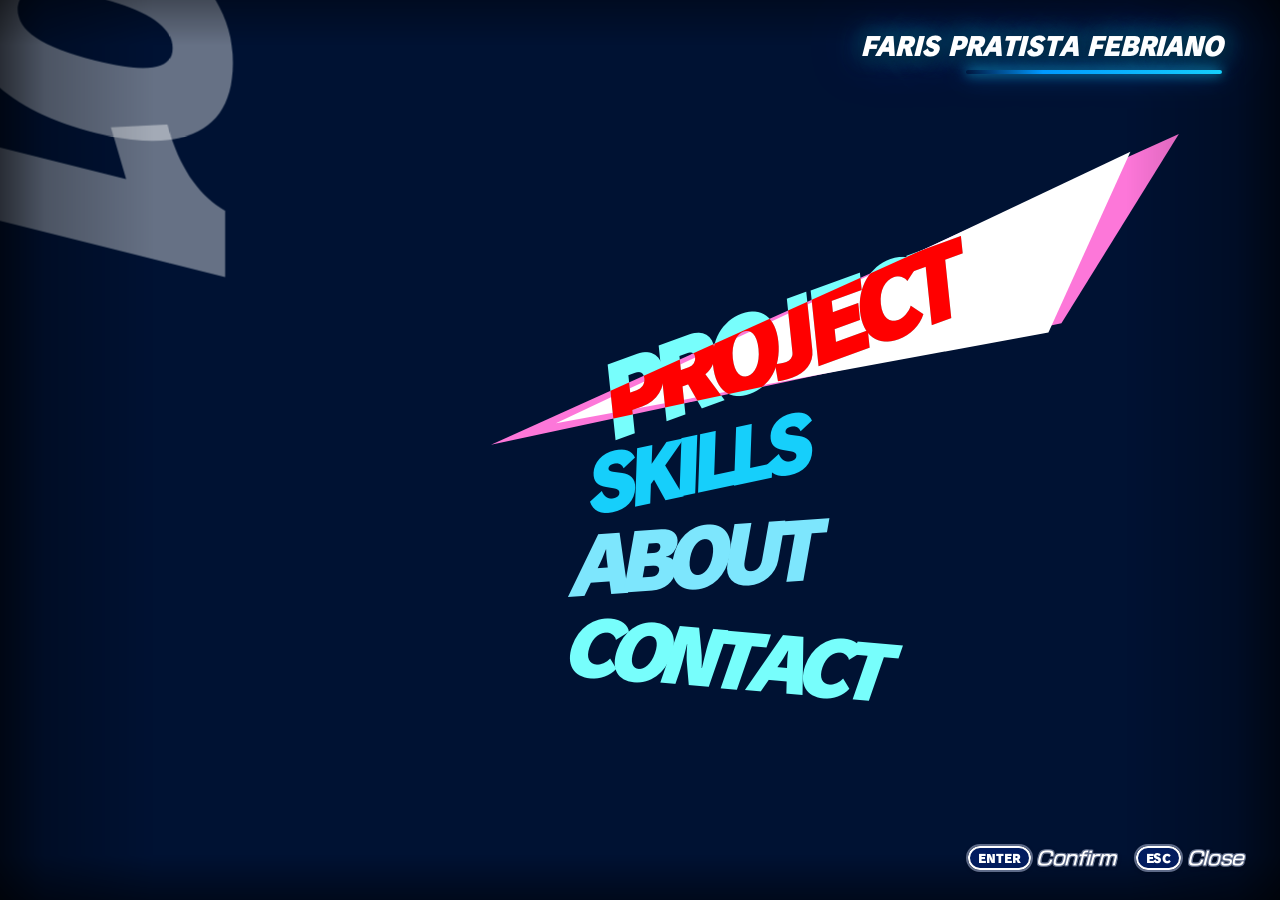
<file: index.html>
<!DOCTYPE html>
<html lang="en">
<head>
  <meta charset="UTF-8">
  <meta name="viewport" content="width=device-width, initial-scale=1.0">
  <title>Faris Pratista Febriano | Persona Inspired Portfolio</title>
  <meta name="description" content="A personal portfolio by Faris Pratista Febriano, Library and Information Science student at UIN Jakarta, inspired by Persona 3 Reload.">
  <link rel="shortcut icon" href="images/favicon.png" type="image/x-icon">
  <meta name="theme-color" content="#001233">
  <link rel="preload" href="Font/Rodin Pro EB.otf" as="font" type="font/otf" crossorigin>
  <script>if (sessionStorage.getItem("p3r-transition")) document.documentElement.classList.add("is-incoming");</script>
  <link rel="stylesheet" href="style.css">
</head>
<body data-page="menu">
  <div class="mobile-warning">
    <p>Sorry, this website is not supported for your device.</p>
    <p>Try viewing this site on a computer!</p>
  </div>

  <div id="page-cover" class="page-cover" aria-hidden="true"></div>

  <div id="loading-screen" class="p3r-loading-screen" role="progressbar" aria-valuenow="0" aria-valuemin="0" aria-valuemax="100">
    <div class="loading-hud-bottom">
      <div class="loading-text-row">
        <h2 class="loading-title">NOW LOADING<span class="loading-dots"><span>.</span><span>.</span><span>.</span></span></h2>
      </div>
      <div class="loading-bar-wrap">
        <div class="loading-track">
          <div id="loading-bar" class="loading-fill"></div>
        </div>
        <div id="loading-percent" class="loading-percent">0%</div>
      </div>
    </div>
  </div>

  <main class="p3r-main">
    <div class="p3r-global-vignette" aria-hidden="true"></div>
    <video id="background-video-intro" class="background-video bg-video-intro" src="vidio/bg-intro.mp4" muted playsinline preload="metadata"></video>
    <video id="background-video-loop" class="background-video bg-video-loop" src="vidio/bg-loop.mp4" loop muted playsinline preload="none"></video>

    <div id="side-number" class="side-number">
      <span>01</span>
    </div>
    <div id="menu-profile-header" class="menu-profile-header" aria-hidden="true">
      <div class="profile-name-text">FARIS PRATISTA FEBRIANO</div>
      <div class="profile-accent-line"></div>
    </div>
    <div id="menu-column" class="menu-column">
      <div id="options-list" class="options-list"></div>
    </div>

    <div class="hud-controls">
      <div class="buttons-row">
        <div class="control-item">
          <div class="control-key">ENTER</div>
          <span class="control-text">Confirm</span>
        </div>
        <div class="control-item">
          <div class="control-key">ESC</div>
          <span class="control-text">Close</span>
        </div>
      </div>
    </div>
  </main>

  <audio id="sfx-menu-utama-el" src="lagu/menu-utama.mp3" preload="auto"></audio>
  <audio id="sfx-navigation-el" src="lagu/navigation.wav" preload="auto"></audio>
  <audio id="sfx-close-menu-el" src="lagu/close-menu.mp3" preload="auto"></audio>
  <audio id="background-music" src="lagu/bg.mp3" preload="auto" loop></audio>
  <script src="interaction.js"></script>
</body>
</html>
</file>
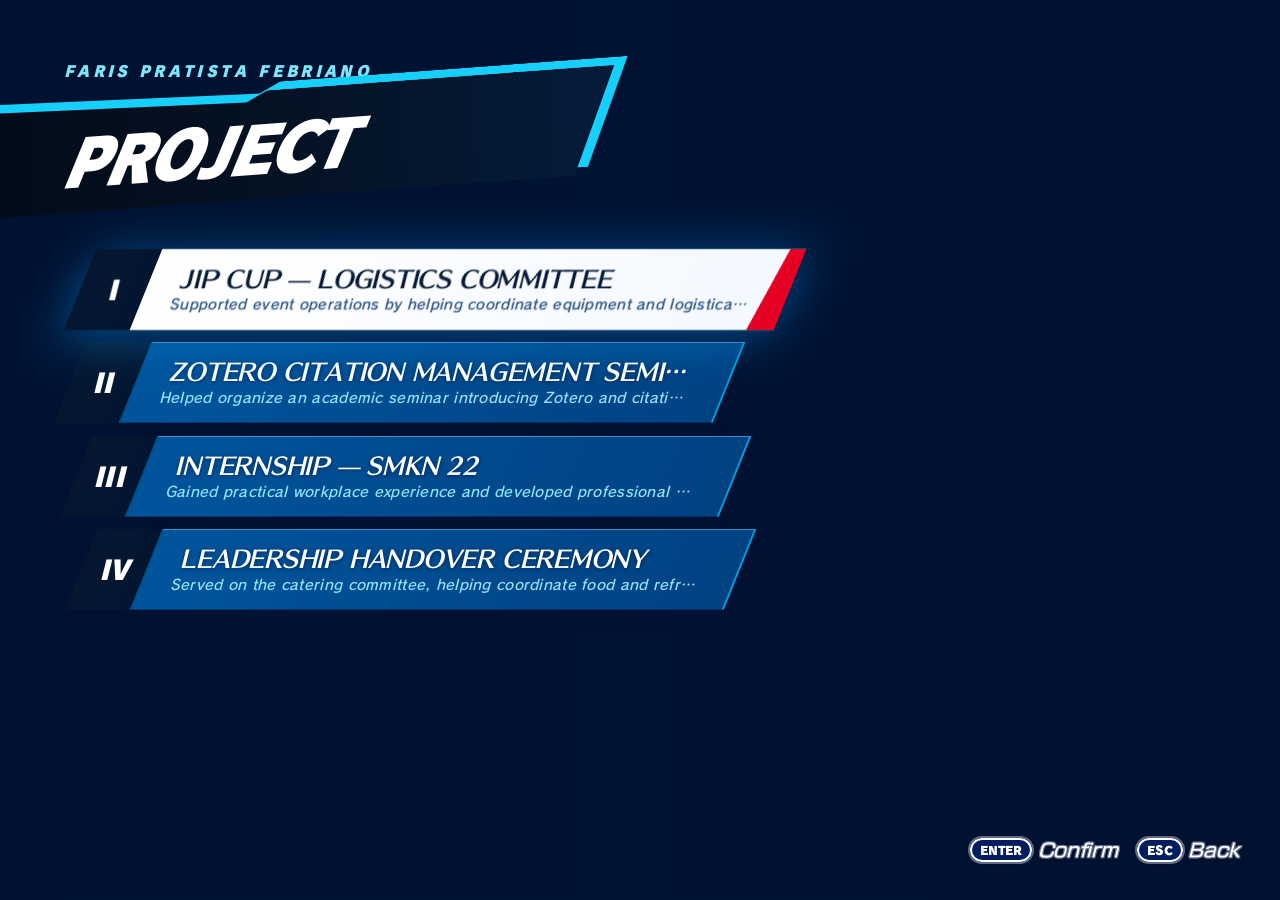
<file: UTS (2).html>
<!DOCTYPE html>
<html lang="en">
<head>
  <meta charset="UTF-8">
  <meta name="viewport" content="width=device-width, initial-scale=1.0">
  <title>Projects | Faris Pratista Febriano</title>
  <meta name="description" content="Project and experience of Faris Pratista Febriano.">
  <link rel="shortcut icon" href="images/favicon.png" type="image/x-icon">
  <meta name="theme-color" content="#001233">
  <link rel="preload" href="Font/Rodin Pro EB.otf" as="font" type="font/otf" crossorigin>
  <script>if (sessionStorage.getItem("p3r-transition")) document.documentElement.classList.add("is-incoming");</script>
  <link rel="stylesheet" href="style.css">
</head>
<body data-page="project">
  <div class="mobile-warning">
    <p>Sorry, this website is not supported for your device.</p>
    <p>Try viewing this site on a computer!</p>
  </div>

  <div id="page-cover" class="page-cover" aria-hidden="true"></div>

  <section id="project-page" class="p3r-slink-screen active" role="region" aria-label="Projects Social Link Screen">
    <div class="slink-video-container" aria-hidden="true">
      <video id="slink-bg-video" class="slink-bg-video" loop muted playsinline preload="none">
        <source src="vidio/skills-bg.mp4" type="video/mp4">
      </video>
      <div class="slink-video-overlay" aria-hidden="true"></div>
    </div>

    <div class="slink-viewport">
      <div class="slink-left-column">
        <div class="slink-profile-header" aria-hidden="true">
          <div class="slink-profile-name">FARIS PRATISTA FEBRIANO</div>
        </div>
        <div class="p3r-geometric-header" id="slink-project-div">
          <div class="p3r-shard-back-band" aria-hidden="true"></div>
          <div class="p3r-header-slash-main" aria-hidden="true"></div>
          <h1 class="p3r-banner-title">PROJECT</h1>
        </div>
        <div id="slink-cards-container" class="slink-cards-container" role="tablist" aria-label="Project List"></div>
      </div>

      <div class="slink-bottom-hud">
        <div class="buttons-row">
          <button id="slink-confirm-btn" class="control-item slink-hud-btn" aria-label="Confirm Selection">
            <div class="control-key">ENTER</div>
            <span class="control-text">Confirm</span>
          </button>
          <button id="slink-back-btn" class="control-item slink-hud-btn" aria-label="Back to Main Menu">
            <div class="control-key">ESC</div>
            <span class="control-text">Back</span>
          </button>
        </div>
      </div>
    </div>
  </section>

  <audio id="sfx-navigation-el" src="lagu/navigation.wav" preload="auto"></audio>
  <audio id="sfx-close-menu-el" src="lagu/close-menu.mp3" preload="auto"></audio>
  <audio id="background-music" src="lagu/bg.mp3" preload="auto" loop></audio>
  <script src="interaction.js"></script>
</body>
</html>
</file>
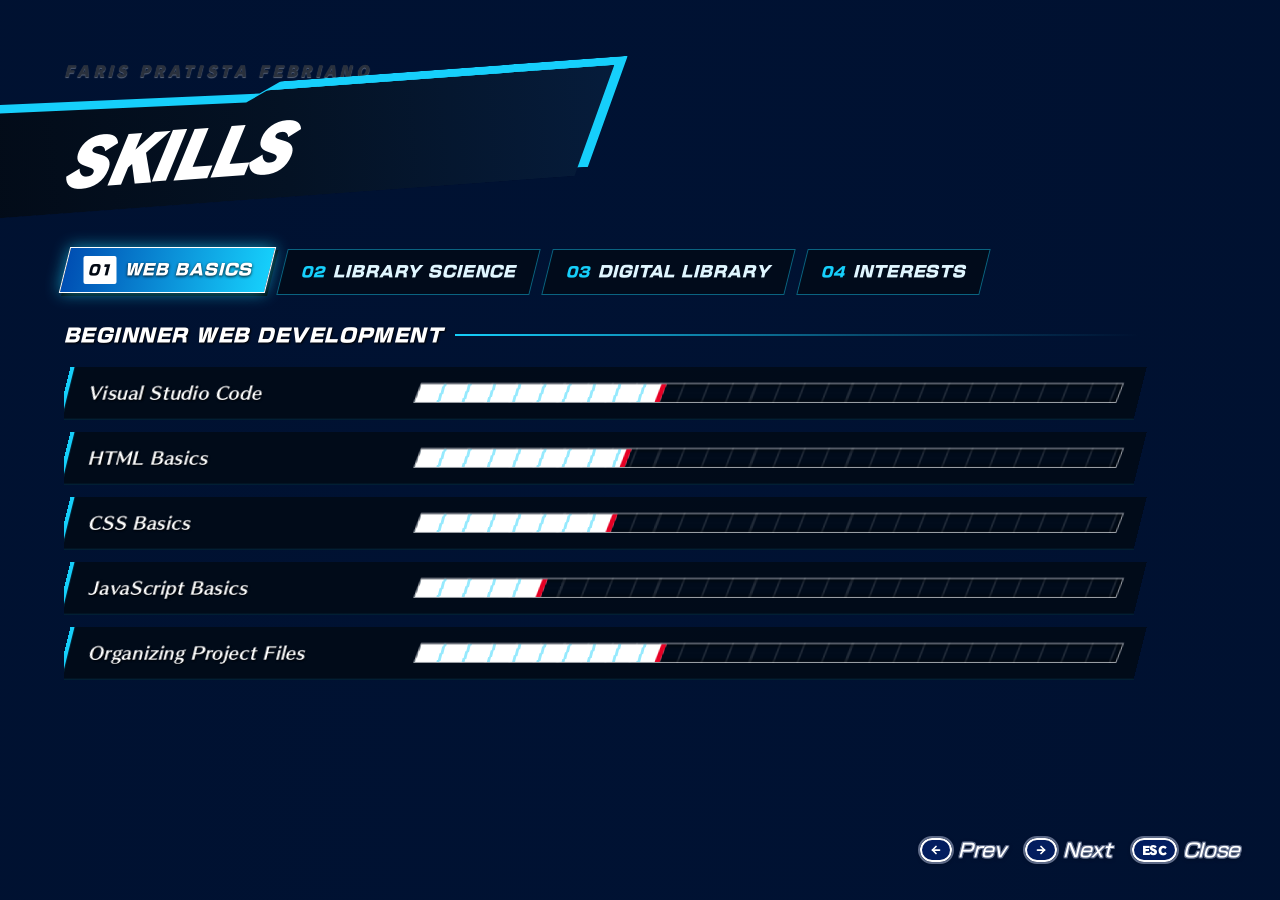
<file: UTS (3).html>
<!DOCTYPE html>
<html lang="en">
<head>
  <meta charset="UTF-8">
  <meta name="viewport" content="width=device-width, initial-scale=1.0">
  <title>Skills | Faris Pratista Febriano</title>
  <meta name="description" content="Skills and interests of Faris Pratista Febriano.">
  <link rel="shortcut icon" href="images/favicon.png" type="image/x-icon">
  <meta name="theme-color" content="#001233">
  <link rel="preload" href="Font/Rodin Pro EB.otf" as="font" type="font/otf" crossorigin>
  <script>if (sessionStorage.getItem("p3r-transition")) document.documentElement.classList.add("is-incoming");</script>
  <link rel="stylesheet" href="style.css">
</head>
<body data-page="skills">
  <div class="mobile-warning">
    <p>Sorry, this website is not supported for your device.</p>
    <p>Try viewing this site on a computer!</p>
  </div>

  <div id="page-cover" class="page-cover" aria-hidden="true"></div>

  <section id="skill-page" class="p3r-slink-screen active" role="region" aria-label="Skills Stats Screen">
    <div class="slink-video-container" aria-hidden="true">
      <video id="skill-bg-video" class="slink-bg-video" loop muted playsinline preload="none">
        <source src="vidio/makoto-wallpaper.mp4" type="video/mp4">
      </video>
      <div class="slink-video-overlay" aria-hidden="true"></div>
    </div>

    <div class="slink-viewport">
      <div class="slink-left-column p3r-skill-left-column">
        <div class="slink-profile-header" aria-hidden="true">
          <div class="slink-profile-name">FARIS PRATISTA FEBRIANO</div>
        </div>
        <div class="p3r-geometric-header" id="skill-header-div">
          <div class="p3r-shard-back-band" aria-hidden="true"></div>
          <div class="p3r-header-slash-main" aria-hidden="true"></div>
          <h1 class="p3r-banner-title">SKILLS</h1>
        </div>
        <div class="p3r-skill-tabs" id="skill-tabs-nav" role="tablist" aria-label="Skill Categories"></div>
        <div id="p3r-skills-container" class="p3r-skills-container" role="region" aria-label="Skill Stats List"></div>
      </div>

      <div class="slink-bottom-hud">
        <div class="buttons-row">
          <button id="skill-tab-prev-btn" class="control-item slink-hud-btn" aria-label="Previous Category">
            <div class="control-key">
              <svg width="12" height="12" viewBox="0 0 24 24" fill="none" stroke="currentColor" stroke-width="3.5" stroke-linecap="round" stroke-linejoin="round" aria-hidden="true">
                <line x1="19" y1="12" x2="5" y2="12"></line>
                <polyline points="12 19 5 12 12 5"></polyline>
              </svg>
            </div>
            <span class="control-text">Prev</span>
          </button>
          <button id="skill-tab-next-btn" class="control-item slink-hud-btn" aria-label="Next Category">
            <div class="control-key">
              <svg width="12" height="12" viewBox="0 0 24 24" fill="none" stroke="currentColor" stroke-width="3.5" stroke-linecap="round" stroke-linejoin="round" aria-hidden="true">
                <line x1="5" y1="12" x2="19" y2="12"></line>
                <polyline points="12 5 19 12 12 19"></polyline>
              </svg>
            </div>
            <span class="control-text">Next</span>
          </button>
          <button id="skill-back-btn" class="control-item slink-hud-btn" aria-label="Close Skills Screen">
            <div class="control-key">ESC</div>
            <span class="control-text">Close</span>
          </button>
        </div>
      </div>
    </div>
  </section>

  <audio id="sfx-navigation-el" src="lagu/navigation.wav" preload="auto"></audio>
  <audio id="sfx-close-menu-el" src="lagu/close-menu.mp3" preload="auto"></audio>
  <audio id="background-music" src="lagu/bg.mp3" preload="auto" loop></audio>
  <script src="interaction.js"></script>
</body>
</html>
</file>
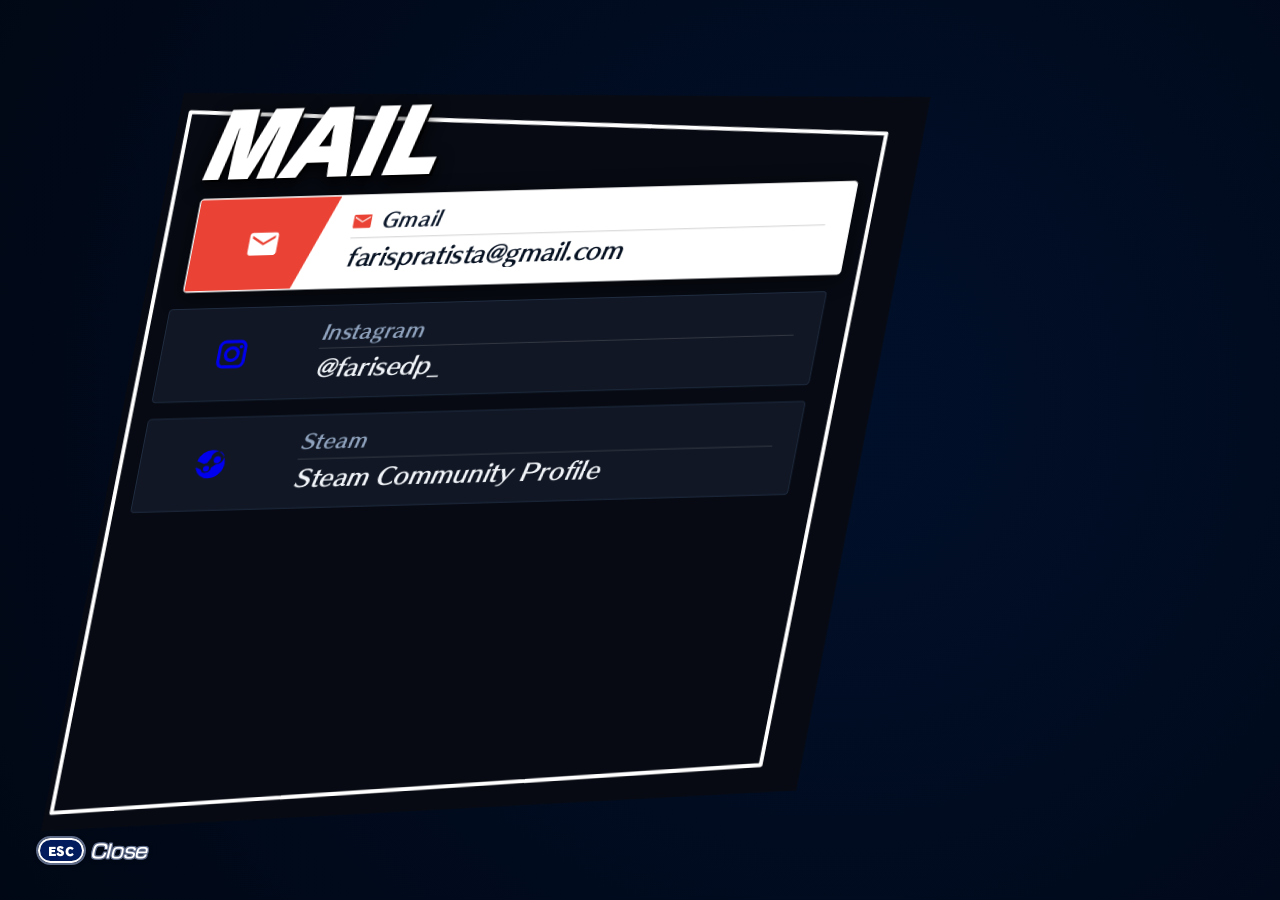
<file: UTS (5).html>
<!DOCTYPE html>
<html lang="en">
<head>
  <meta charset="UTF-8">
  <meta name="viewport" content="width=device-width, initial-scale=1.0">
  <title>Contact | Faris Pratista Febriano</title>
  <meta name="description" content="Contact Faris Pratista Febriano through email, Instagram, or Steam.">
  <link rel="shortcut icon" href="images/favicon.png" type="image/x-icon">
  <meta name="theme-color" content="#001233">
  <link rel="preload" href="Font/Rodin Pro EB.otf" as="font" type="font/otf" crossorigin>
  <script>if (sessionStorage.getItem("p3r-transition")) document.documentElement.classList.add("is-incoming");</script>
  <link rel="stylesheet" href="style.css">
</head>
<body data-page="contact">
  <div class="mobile-warning">
    <p>Sorry, this website is not supported for your device.</p>
    <p>Try viewing this site on a computer!</p>
  </div>

  <div id="page-cover" class="page-cover" aria-hidden="true"></div>

  <section id="contact-page" class="p3r-slink-screen p3r-contact-screen active" role="region" aria-label="Contact Mail Screen">
    <div class="slink-video-container" aria-hidden="true">
      <video id="contact-bg-video" class="slink-bg-video" loop muted playsinline preload="none">
        <source src="vidio/contact-bg.mp4" type="video/mp4">
      </video>
      <div class="slink-video-overlay p3r-contact-overlay" aria-hidden="true"></div>
    </div>

    <div class="slink-viewport p3r-contact-viewport">
      <div class="p3r-mail-phone-wrap">
        <svg class="p3r-mail-chassis-svg" viewBox="0 0 880 860" preserveAspectRatio="none" aria-hidden="true">
          <polygon points="10,28 875,56 875,836 10,858" fill="#070a12" />
          <polygon points="22,50 832,96 828,806 18,838" fill="none" stroke="#ffffff" stroke-width="4.5" stroke-linejoin="round" />
        </svg>

        <div class="p3r-mail-phone-card">
          <div class="p3r-mail-header-row">
            <div class="p3r-mail-watermark" aria-hidden="true">MAIL</div>
          </div>

          <div class="p3r-mail-list-container" role="list" aria-label="Contact Channels">
            <a href="https://mail.google.com/mail/?view=cm&amp;fs=1&amp;to=farispratista%40gmail.com" target="_blank" rel="noopener noreferrer" class="p3r-mail-row active" role="listitem" aria-label="Compose an email to Faris via Gmail">
              <div class="p3r-mail-icon-block p3r-mail-gmail" aria-hidden="true">
                <svg viewBox="0 0 24 24" width="34" height="34" fill="currentColor">
                  <path d="M20 4H4c-1.1 0-1.99.9-1.99 2L2 18c0 1.1.9 2 2 2h16c1.1 0 2-.9 2-2V6c0-1.1-.9-2-2-2zm0 4l-8 5-8-5V6l8 5 8-5v2z"/>
                </svg>
              </div>
              <div class="p3r-mail-content-block">
                <div class="p3r-mail-sender-row">
                  <svg class="p3r-mail-env-icon" width="18" height="14" viewBox="0 0 24 18" fill="currentColor" aria-hidden="true">
                    <path d="M22 0H2C0.9 0 0 0.9 0 2v14c0 1.1 0.9 2 2 2h20c1.1 0 2-.9 2-2V2c0-1.1-.9-2-2-2zm0 4.2l-10 6.3L2 4.2V2.5l10 6.3 10-6.3v1.7z"/>
                  </svg>
                  <span class="p3r-mail-sender-name">Gmail</span>
                </div>
                <div class="p3r-mail-row-line" aria-hidden="true"></div>
                <div class="p3r-mail-msg-text">farispratista@gmail.com</div>
              </div>
            </a>

            <a href="https://www.instagram.com/farisedp_?psln=NDl5ZjJjNWR5aW90" target="_blank" rel="noopener noreferrer" class="p3r-mail-row" role="listitem" aria-label="Open Instagram profile">
              <div class="p3r-mail-icon-block" aria-hidden="true">
                <svg viewBox="0 0 24 24" width="34" height="34" fill="currentColor"><path d="M7 2h10a5 5 0 0 1 5 5v10a5 5 0 0 1-5 5H7a5 5 0 0 1-5-5V7a5 5 0 0 1 5-5zm0 2.2A2.8 2.8 0 0 0 4.2 7v10A2.8 2.8 0 0 0 7 19.8h10a2.8 2.8 0 0 0 2.8-2.8V7A2.8 2.8 0 0 0 17 4.2H7zm5 2.3a5.5 5.5 0 1 1 0 11 5.5 5.5 0 0 1 0-11zm0 2.2a3.3 3.3 0 1 0 0 6.6 3.3 3.3 0 0 0 0-6.6zm5.8-3.1a1.3 1.3 0 1 1 0 2.6 1.3 1.3 0 0 1 0-2.6z"/></svg>
              </div>
              <div class="p3r-mail-content-block">
                <div class="p3r-mail-sender-row"><span class="p3r-mail-sender-name">Instagram</span></div>
                <div class="p3r-mail-row-line" aria-hidden="true"></div>
                <div class="p3r-mail-msg-text">@farisedp_</div>
              </div>
            </a>

            <a href="https://steamcommunity.com/profiles/76561199143109748/" target="_blank" rel="noopener noreferrer" class="p3r-mail-row" role="listitem" aria-label="Open Steam profile">
              <div class="p3r-mail-icon-block" aria-hidden="true">
                <svg viewBox="0 0 24 24" width="34" height="34" fill="currentColor"><path d="M12 2a10 10 0 0 0-9.7 7.6l5.1 2.1a3.6 3.6 0 0 1 2-.6l2.3-3.4v-.1a4.5 4.5 0 1 1 4.5 4.5h-.1l-3.3 2.4a3.6 3.6 0 0 1-7 1.1L2 13.9A10 10 0 1 0 12 2zm4.2 4.5a2.5 2.5 0 1 0 0 5 2.5 2.5 0 0 0 0-5zM9.4 13a2.1 2.1 0 1 0 0 4.2 2.1 2.1 0 0 0 0-4.2z"/></svg>
              </div>
              <div class="p3r-mail-content-block">
                <div class="p3r-mail-sender-row"><span class="p3r-mail-sender-name">Steam</span></div>
                <div class="p3r-mail-row-line" aria-hidden="true"></div>
                <div class="p3r-mail-msg-text">Steam Community Profile</div>
              </div>
            </a>
          </div>
        </div>
      </div>

      <div class="p3r-contact-bottom-hud">
        <div class="buttons-row">
          <button id="contact-back-btn" class="control-item slink-hud-btn" aria-label="Close Contact Screen">
            <div class="control-key">ESC</div>
            <span class="control-text">Close</span>
          </button>
        </div>
      </div>
    </div>
  </section>

  <audio id="sfx-navigation-el" src="lagu/navigation.wav" preload="auto"></audio>
  <audio id="sfx-close-menu-el" src="lagu/close-menu.mp3" preload="auto"></audio>
  <audio id="background-music" src="lagu/bg.mp3" preload="auto" loop></audio>
  <script src="interaction.js"></script>
</body>
</html>
</file>
<file: style.css>
@font-face { font-family: "Rodin Pro"; src: url("Font/Rodin Pro EB.otf") format("opentype"); font-weight: 800; font-display: swap; }
@font-face { font-family: "Rodin Pro Medium"; src: url("Font/Rodin Pro DB.otf") format("opentype"); font-weight: 500; font-display: swap; }
@font-face { font-family: "Rodin Pro Bold"; src: url("Font/Rodin Pro UB.otf") format("opentype"); font-weight: 900; font-display: swap; }
@font-face { font-family: "NewRodin Pro"; src: url("Font/NewRodin Pro DB.otf") format("opentype"); font-display: swap; }
@font-face { font-family: "NewRodin Pro UB"; src: url("Font/NewRodin Pro UB.otf") format("opentype"); font-weight: 900; font-display: swap; }
@font-face { font-family: "Skip Std B"; src: url("Font/Skip Std B.otf") format("opentype"); font-weight: bold; font-display: swap; }
:root { --color-fg: #fff; --color-bg: #015fcc; --color-red: #f00; --color-muted: rgba(255, 255, 255, 0.4); --color-pink: #fd77d9; --color-button-1: #16cffb; --color-button-2: #7de6fd; --color-button-3: #77fefc; --color-border: #5d6a88; --font-rodin: "Rodin Pro Bold", "Rodin Pro", sans-serif; --font-rodin-medium: "Rodin Pro Medium", sans-serif; --font-new-rodin: "NewRodin Pro", sans-serif; --font-new-rodin-ub: "NewRodin Pro UB", "NewRodin Pro", sans-serif; --font-skip: "Skip Std B", sans-serif; --font-poppins: "Poppins", sans-serif; --mail-skew: -12.5deg; --mail-rot: -1.6deg; }
*, *::before, *::after { box-sizing: border-box; margin: 0; padding: 0; }
html, body { width: 100%; height: 100%; overflow: hidden; background-color: #001233; color: var(--color-fg); font-family: var(--font-rodin); user-select: none; -webkit-font-smoothing: antialiased; }
.mobile-warning { display: none; position: fixed; inset: 0; background-color: var(--color-bg); z-index: 1000; flex-direction: column; justify-content: center; align-items: center; text-align: center; padding: 2rem; font-family: var(--font-skip); font-weight: bold; font-size: 1.5rem; line-height: 1.6; }
@media (max-width: 1023px) {
  .mobile-warning { display: flex; }
}
.buttons-row { display: flex; gap: 1.25rem; align-items: center; justify-content: flex-end; }
.control-item { display: flex; gap: 0.35rem; align-items: center; }
.control-key { border-radius: 9999px; min-width: 1.85rem; height: 1.55rem; padding: 0 0.5rem; font-family: var(--font-rodin), sans-serif; font-weight: 900; background-color: rgba(3, 31, 100, 0.9); box-shadow: 0 1px 4px rgba(0, 0, 0, 0.5); outline: 2px solid var(--color-border); font-size: 0.75rem; letter-spacing: -0.01em; border: 2px solid var(--color-fg); display: flex; align-items: center; justify-content: center; color: var(--color-fg); text-transform: uppercase; }
.control-key svg { display: block; }
.control-text { text-shadow: 0 1px 0 var(--color-border), 0 -1px 0 var(--color-border), 1px 0 0 var(--color-border), -1px 0 0 var(--color-border), -1px -1px 0 var(--color-border), 1px -1px 0 var(--color-border), 1px 1px 0 var(--color-border), -1px 1px 0 var(--color-border), 0 1px 4px rgba(0, 0, 0, 0.5); font-size: 1.15rem; font-family: var(--font-new-rodin), sans-serif; letter-spacing: -0.02em; font-style: italic; font-weight: 800; color: var(--color-fg); }
.page-cover { display: none; position: fixed; inset: 0; z-index: 900; background: #001233; pointer-events: none; }
.page-cover.show, html.is-incoming .page-cover { display: block; }
.p3r-main { position: relative; width: 100vw; height: 100vh; overflow: hidden; background-color: #001233; }
.background-video { position: fixed; bottom: 0; left: 0; width: 100vw; height: 100vh; object-fit: cover; object-position: left bottom; pointer-events: none; background-color: transparent; }
@media (max-aspect-ratio: 16/9) {
  .background-video { width: 100vw; height: calc(100vw * 9 / 16); object-fit: contain; object-position: left bottom; }
}
.bg-video-intro { z-index: 2; opacity: 1; transition: opacity 0.3s ease-out; }
.bg-video-intro.fade-out { opacity: 0; }
.bg-video-loop { z-index: 1; opacity: 1; }
.p3r-loading-screen { position: fixed; inset: 0; z-index: 500; background: radial-gradient( circle at 85% 85%, #16cffb 0%, #0099ff 28%, #015fcc 62%, #003a8c 100% ); display: flex; flex-direction: column; justify-content: flex-end; align-items: flex-end; padding: 4rem 5rem; overflow: hidden; user-select: none; cursor: pointer; transition: opacity 0.4s cubic-bezier(0.16, 1, 0.3, 1), transform 0.4s cubic-bezier(0.16, 1, 0.3, 1); }
.p3r-loading-screen.dismissed { opacity: 0; transform: scale(1.04); pointer-events: none; }
.p3r-loading-screen::before { content: ""; position: absolute; inset: 0; background-image: linear-gradient(rgba(255, 255, 255, 0.08) 1px, transparent 1px), linear-gradient(90deg, rgba(255, 255, 255, 0.08) 1px, transparent 1px); background-size: 40px 40px; pointer-events: none; z-index: 0; }
.loading-hud-bottom { position: relative; z-index: 2; display: flex; flex-direction: column; align-items: flex-end; gap: 0.75rem; min-width: 28rem; max-width: 90vw; }
.loading-text-row { display: flex; align-items: baseline; gap: 1.25rem; }
.loading-title { font-family: var(--font-rodin); font-size: 3rem; font-style: italic; font-weight: 900; letter-spacing: -0.06em; color: #fff; text-shadow: 0 2px 15px rgba(0, 0, 0, 0.3), 0 0 25px rgba(22, 207, 251, 0.6); }
.loading-dots span { display: inline-block; animation: p3DotBlink 1.4s infinite; opacity: 0.25; }
.loading-dots span:nth-child(2) { animation-delay: 0.2s; }
.loading-dots span:nth-child(3) { animation-delay: 0.4s; }
@keyframes p3DotBlink {
  0%, 100% { opacity: 0.25; }
  50% { opacity: 1; color: #fff; }
}
.loading-bar-wrap { display: flex; align-items: center; gap: 1.25rem; width: 100%; }
.loading-track { flex-grow: 1; height: 0.85rem; background: rgba(1, 31, 100, 0.75); border: 2px solid rgba(255, 255, 255, 0.8); transform: skewX(-20deg); overflow: hidden; position: relative; box-shadow: inset 0 0 6px rgba(0, 0, 0, 0.6), 0 4px 12px rgba(0, 0, 0, 0.2); }
.loading-fill { height: 100%; width: 0%; background: linear-gradient(90deg, #16cffb, #fff); box-shadow: 0 0 12px rgba(255, 255, 255, 0.9); position: relative; transition: width 0.12s ease-out; }
.loading-fill::after { content: ""; position: absolute; right: 0; top: 0; bottom: 0; width: 5px; background-color: var(--color-red); box-shadow: 0 0 8px var(--color-red); }
.loading-percent { font-family: var(--font-rodin); font-size: 2.5rem; font-style: italic; font-weight: 900; letter-spacing: -0.05em; color: #fff; min-width: 5rem; text-align: right; text-shadow: 0 2px 10px rgba(0, 0, 0, 0.4), 0 0 15px rgba(22, 207, 251, 0.6); }
.menu-column { position: absolute; top: 55%; transform: translateY(-50%); left: 44rem; display: flex; flex-direction: column; align-items: flex-start; justify-content: center; pointer-events: auto; z-index: 20; will-change: transform; }
@media (min-width: 1800px) {
  .menu-column { left: 52rem; }
}
@media (max-width: 1500px) {
  .menu-column { left: 38rem; }
}
@media (max-width: 1350px) {
  .menu-column { left: 31rem; }
}
@media (max-width: 1100px) {
  .menu-column { left: 22rem; }
}
@media (max-width: 900px) {
  .menu-column { left: 8rem; }
}
@media (max-height: 860px) {
  .menu-column { transform: translateY(-50%) scale(0.86); transform-origin: left center; }
}
@media (max-height: 720px) {
  .menu-column { transform: translateY(-50%) scale(0.74); transform-origin: left center; }
}
.menu-profile-header { position: fixed; top: 3.8vh; right: 4.5vw; display: flex; flex-direction: column; align-items: flex-end; margin: 0; pointer-events: none; user-select: none; opacity: 0; transform: translateX(100px) skewX(-10deg); z-index: 25; }
.profile-name-text { font-family: var(--font-rodin); font-size: clamp(1.45rem, 2vw, 2.55rem); font-style: italic; font-weight: 900; letter-spacing: -0.04em; color: #fff; text-transform: uppercase; line-height: 1; text-shadow: 0 3px 18px rgba(0, 0, 0, 0.8), 0 0 25px rgba(22, 207, 251, 0.75), 0 0 50px rgba(0, 153, 255, 0.5); }
.profile-accent-line { margin-top: 0.65rem; height: 4px; width: clamp(220px, 20vw, 320px); background: linear-gradient( 270deg, #16cffb 0%, #0099ff 70%, transparent 100% ); box-shadow: 0 0 12px rgba(22, 207, 251, 0.9), 0 0 24px rgba(0, 153, 255, 0.6); border-radius: 2px; }
.options-list { display: flex; flex-direction: column; align-items: flex-start; pointer-events: auto; z-index: 20; }
.option-item { position: relative; margin-top: -7.7rem; pointer-events: none; opacity: 0; transform: translateX(110px) skewX(-8deg); transition: z-index 0s linear; will-change: transform, opacity; }
.option-item:first-of-type { margin-top: 0; }
.option-item.selected { z-index: 15 !important; }
.option-hitbox { position: absolute; left: 0; top: 50%; transform: translateY(-50%); width: 100%; height: 4.4rem; outline: none; pointer-events: auto; cursor: pointer; background: transparent; border: none; z-index: 10; }
.menu-profile-header.menu-entered, .menu-column.menu-entered .menu-profile-header { animation: p3rMenuEntrance 0.5s cubic-bezier(0.16, 1, 0.3, 1) 0.08s forwards; }
.menu-column.menu-entered .option-item:nth-of-type(1) { animation: p3rMenuEntrance 0.52s cubic-bezier(0.16, 1, 0.3, 1) 0.14s forwards; }
.menu-column.menu-entered .option-item:nth-of-type(2) { animation: p3rMenuEntrance 0.52s cubic-bezier(0.16, 1, 0.3, 1) 0.2s forwards; }
.menu-column.menu-entered .option-item:nth-of-type(3) { animation: p3rMenuEntrance 0.52s cubic-bezier(0.16, 1, 0.3, 1) 0.26s forwards; }
.menu-column.menu-entered .option-item:nth-of-type(4) { animation: p3rMenuEntrance 0.52s cubic-bezier(0.16, 1, 0.3, 1) 0.32s forwards; }
@keyframes p3rMenuEntrance {
  0% { opacity: 0; transform: translateX(100px) skewX(-10deg) scale(0.96); }
  70% { opacity: 1; transform: translateX(-6px) skewX(2deg) scale(1.01); }
  100% { opacity: 1; transform: translateX(0) skewX(0) scale(1); }
}
.option-svg { cursor: pointer; outline: none; pointer-events: none; transform-origin: 25% center; transition: transform 0.15s ease-out; overflow: visible; }
.option-text { font-family: var(--font-rodin); font-size: 4.8rem; font-style: italic; font-weight: 900; letter-spacing: -0.14em; transform-origin: 25% center; transition: transform 0.12s cubic-bezier(0.175, 0.885, 0.32, 1.275); }
.fill-button-1 { fill: var(--color-button-1); }
.fill-button-2 { fill: var(--color-button-2); }
.fill-button-3 { fill: var(--color-button-3); }
.fill-pink { fill: var(--color-pink); }
.fill-red { fill: var(--color-red); }
.fill-fg { fill: var(--color-fg); }
.option-item .selector-group, .option-item .masked-red-group { display: none; }
.option-item.selected .selector-group, .option-item.selected .masked-red-group { display: block; }
.option-item.selected .option-text { animation: p3TextBounce 0.22s cubic-bezier(0.175, 0.885, 0.32, 1.3) forwards; }
@keyframes p3TextBounce {
  0% { transform: scale(1); }
  60% { transform: scale(1.22); }
  100% { transform: scale(1.15); }
}
.pulse-anim { animation: p3SelectorPulse 0.9s infinite ease-in-out; }
@keyframes p3SelectorPulse {
  0%, 75% { transform: scale(1); }
  85% { transform: scale(1.06); }
  92%, 100% { transform: scale(1); }
}
.side-number { position: absolute; left: -4.5rem; top: -18rem; font-size: 37vh; font-family: var(--font-rodin); font-style: italic; font-weight: 900; letter-spacing: -0.2em; color: var(--color-muted); transform: rotate(90deg); pointer-events: none; user-select: none; z-index: 10; transition: opacity 0.2s ease, transform 0.2s ease; }
.hud-controls { position: absolute; bottom: 1.5rem; right: 2.25rem; z-index: 25; pointer-events: none; display: flex; align-items: center; justify-content: flex-end; }
.p3r-global-vignette { position: fixed; inset: 0; pointer-events: none; z-index: 22; background: linear-gradient( to right, rgba(0, 0, 0, 0.6) 0%, rgba(0, 0, 0, 0.25) 3.5%, transparent 12%, transparent 88%, rgba(0, 0, 0, 0.25) 96.5%, rgba(0, 0, 0, 0.6) 100% ), linear-gradient( to bottom, rgba(0, 0, 0, 0.35) 0%, transparent 5%, transparent 95%, rgba(0, 0, 0, 0.45) 100% ); }
.p3r-slink-screen { position: fixed; inset: 0; z-index: 200; background: #001233; display: none; overflow: hidden; opacity: 0; pointer-events: none; user-select: none; }
.p3r-slink-screen.active { display: flex; opacity: 1; pointer-events: auto; }
.p3r-slink-screen.circle-transitioning { display: flex !important; opacity: 1 !important; pointer-events: none !important; will-change: clip-path; }
.slink-video-container { position: absolute; inset: 0; width: 100vw; height: 100vh; z-index: 0; overflow: hidden; pointer-events: none; }
.slink-bg-video { position: absolute; inset: 0; width: 100%; height: 100%; object-fit: cover; object-position: center center; pointer-events: none; }
.slink-video-overlay { position: absolute; inset: 0; background: linear-gradient( 90deg, rgba(0, 15, 40, 0.18) 0%, rgba(0, 15, 40, 0.04) 50%, rgba(0, 10, 30, 0.12) 100% ); pointer-events: none; }
.slink-viewport { position: relative; z-index: 2; width: 100%; height: 100%; display: flex; justify-content: space-between; padding: 4.2vh 0 4vh 0; pointer-events: none; }
.slink-left-column { position: relative; pointer-events: auto; display: flex; flex-direction: column; width: 100%; max-width: 60vw; z-index: 10; }
.slink-profile-header { margin-left: 5vw; margin-top: 2.8vh; margin-bottom: 3.2vh; user-select: none; pointer-events: none; }
.slink-profile-name { font-family: var(--font-rodin), sans-serif; font-size: clamp(0.95rem, 1.1vw, 1.25rem); font-weight: 700; font-style: italic; color: #7de6fd; letter-spacing: 0.22em; line-height: 1.2; }
#skill-page .slink-profile-name { color: #2a313d; text-shadow: 0 1px 1px rgba(255, 255, 255, 0.35); }
.p3r-geometric-header { position: relative; width: clamp(620px, 45vw, 820px); height: clamp(102px, 12vh, 124px); margin-bottom: clamp(26px, 3.4vh, 38px); overflow: visible; z-index: 10; display: flex; align-items: center; transform: rotate(-4.2deg); transform-origin: left center; cursor: default; user-select: none; }
.p3r-geometric-header.animating, .p3r-slink-screen.circle-transitioning .p3r-geometric-header, .p3r-slink-screen.active .p3r-geometric-header { animation: p3rBannerSlideIn 0.5s cubic-bezier(0.16, 1, 0.3, 1) both; }
@keyframes p3rBannerSlideIn {
  0% { opacity: 0; transform: translateX(-150px) rotate(-4.2deg); }
  68% { opacity: 1; transform: translateX(12px) rotate(-4.2deg); }
  100% { opacity: 1; transform: translateX(0) rotate(-4.2deg); }
}
.p3r-shard-back-band { position: absolute; left: -106px; top: -8px; width: calc(100% + 120px); height: 100%; background: #16cffb; clip-path: polygon( 0 0, 50% 10%, 53% 0%, 100% 0%, calc(100% - 48px) 100%, 0 100% ); z-index: 1; pointer-events: none; }
.p3r-header-slash-main { position: absolute; left: -120px; top: 0; width: calc(100% + 120px); height: 100%; background: linear-gradient(90deg, #020914 0%, #041224 55%, #061c3b 100%); clip-path: polygon( 0 0, 50% 10%, 53% 0%, 100% 0%, calc(100% - 48px) 100%, 0 100% ); z-index: 2; box-shadow: 0 6px 28px rgba(0, 5, 18, 0.85); }
.p3r-banner-title { position: relative; z-index: 3; margin-left: 5vw; font-family: var(--font-rodin), sans-serif; font-size: clamp(4rem, 4.8vw, 5.2rem); font-style: italic; font-weight: 900; color: #fff; letter-spacing: -0.06em; line-height: 1; transform: skewX(-14deg); display: inline-block; user-select: none; padding-top: 10px; }
.slink-bottom-hud { position: absolute; right: 2.5rem; bottom: 2rem; pointer-events: auto; display: flex; align-items: center; justify-content: flex-end; z-index: 25; }
.slink-hud-btn { background: transparent; border: none; cursor: pointer; outline: none; padding: 0; margin: 0; font-family: inherit; font-size: inherit; line-height: normal; display: flex; align-items: center; gap: 0.35rem; transition: transform 0.15s ease; }
.slink-hud-btn:hover { transform: scale(1.08); }
.slink-cards-container { margin-left: 5vw; --card-height: clamp(70px, 9vh, 84px); --card-gap: clamp(10px, 1.4vh, 15px); display: flex; flex-direction: column; gap: var(--card-gap); width: fit-content; position: relative; }
.slink-card { --card-skew: -22deg; --card-unskew: 22deg; width: clamp(580px, 51.5vw, 760px); height: var(--card-height); transform: skewX(var(--card-skew)) translateX(0px); margin-left: calc(var(--card-idx, 0) * 0.45vw); display: flex; flex-direction: row; cursor: pointer; position: relative; outline: none; border: none; background: transparent; padding: 0; user-select: none; text-align: left; animation: slinkCardSlideIn 0.5s cubic-bezier(0.16, 1, 0.3, 1) both; animation-delay: calc(var(--card-idx, 0) * 50ms + 90ms); }
@keyframes slinkCardSlideIn {
  0% { opacity: 0; transform: skewX(var(--card-skew, -22deg)) translateX(-140px); }
  70% { opacity: 1; transform: skewX(var(--card-skew, -22deg)) translateX(10px); }
  100% { opacity: 1; transform: skewX(var(--card-skew, -22deg)) translateX(0px); }
}
.slink-card:hover:not(.active) { transform: skewX(var(--card-skew)) translateX(8px); filter: drop-shadow(0 2px 12px rgba(0, 160, 255, 0.35)); }
.slink-card.active { width: clamp(620px, 55.5vw, 810px) !important; transform: skewX(var(--card-skew)) translateX(16px) !important; z-index: 10; filter: drop-shadow(0 6px 24px rgba(0, 160, 255, 0.45)); }
.card-unified-row { display: flex; flex-direction: row; width: 100%; height: 100%; position: relative; }
.card-numeral-box { width: clamp(66px, 5vw, 82px); height: 100%; display: flex; align-items: center; justify-content: center; background: #041630; border-right: 1.5px solid rgba(0, 210, 255, 0.45); flex-shrink: 0; position: relative; transition: background 0.2s ease, border-color 0.2s ease; }
.slink-card.active .card-numeral-box { background: #041630 !important; border-right: 2px solid rgba(0, 20, 60, 0.2) !important; }
.card-numeral-text { font-family: var(--font-rodin), var(--font-skip), sans-serif; font-size: clamp(1.65rem, 1.9vw, 2.2rem); font-weight: 900; font-style: italic; transform: skewX(var(--card-unskew)); color: #fff; letter-spacing: -0.02em; }
.card-main-body { flex: 1; height: 100%; display: flex; flex-direction: column; justify-content: center; padding: 0 2.2rem 0 1.8rem; position: relative; overflow: hidden; background: linear-gradient(90deg, #00549c 0%, #004282 100%); border-top: 1.5px solid rgba(110, 215, 255, 0.5); border-right: 2.5px solid rgba(0, 210, 255, 0.6); border-bottom: 1px solid rgba(0, 30, 70, 0.5); box-shadow: 0 4px 14px rgba(0, 20, 60, 0.35); transition: background 0.2s ease, border-color 0.2s ease; }
.slink-card.active .card-main-body { background: linear-gradient(90deg, #fff 0%, #f4f9ff 100%) !important; border-top: none !important; border-right: none !important; border-bottom: none !important; box-shadow: 0 4px 18px rgba(0, 20, 60, 0.25) !important; }
.card-title-text { font-family: var(--font-skip), sans-serif; font-weight: bold; font-style: italic; font-size: clamp(1.4rem, 1.6vw, 1.78rem); line-height: 1.15; letter-spacing: -0.01em; transform: skewX(var(--card-unskew)); white-space: nowrap; overflow: hidden; text-overflow: ellipsis; color: #fff; text-shadow: 0 1px 4px rgba(0, 15, 45, 0.6); transition: color 0.2s ease; }
.slink-card.active .card-title-text { color: #061a35 !important; text-shadow: none !important; }
.card-subtitle-text { font-family: var(--font-rodin-medium), var(--font-new-rodin), sans-serif; font-weight: 600; font-style: italic; font-size: clamp(0.9rem, 1vw, 1.12rem); line-height: 1.2; transform: skewX(var(--card-unskew)); letter-spacing: 0.02em; white-space: nowrap; overflow: hidden; text-overflow: ellipsis; color: #8ee6ff; margin-top: 4px; transition: color 0.2s ease; }
.slink-card.active .card-subtitle-text { color: #244b79 !important; }
.card-red-accent { display: none; position: absolute; right: 0; top: 0; bottom: 0; width: 28px; background: #e60024; clip-path: polygon(42% 0, 100% 0, 100% 100%, 0% 100%); z-index: 5; }
.slink-card.active .card-red-accent { display: block; }
@media (max-height: 720px) {
  .slink-viewport { padding: 3.5vh 0 2.5vh 4.5vw; }
  .p3r-banner-title { font-size: clamp(2.6rem, 3.6vw, 3.2rem); }
  .slink-card { height: 50px; width: clamp(420px, 42vw, 540px); }
  .card-title-text { font-size: 1.15rem; }
  .card-subtitle-text { font-size: 0.72rem; }
}
.p3r-skill-left-column { display: flex; flex-direction: column; width: 100%; max-width: 92vw; pointer-events: auto; }
.p3r-skill-tabs { margin-left: 5vw; display: flex; gap: 12px; margin-bottom: 22px; flex-wrap: wrap; z-index: 10; position: relative; pointer-events: auto; }
.p3r-skill-tab { transform: skewX(-14deg); background: rgba(2, 11, 24, 0.88); border: 1.5px solid rgba(22, 207, 251, 0.45); padding: 7px 18px; color: #a0d8ef; cursor: pointer; display: flex; align-items: center; gap: 9px; transition: all 0.2s cubic-bezier(0.16, 1, 0.3, 1); user-select: none; outline: none; }
.p3r-tab-tag { display: inline-block; transform: skewX(14deg); color: #16cffb; font-family: var(--font-new-rodin-ub), sans-serif; font-style: italic; font-weight: 900; font-size: 0.85rem; letter-spacing: 0.04em; }
.p3r-tab-label { display: inline-block; transform: skewX(14deg); color: #e0f6ff; font-family: var(--font-new-rodin-ub), sans-serif; font-style: italic; font-weight: 900; font-size: 0.95rem; letter-spacing: 0.06em; }
.p3r-skill-tab:hover { background: rgba(22, 207, 251, 0.22); border-color: #16cffb; transform: skewX(-14deg) translateY(-2px); box-shadow: 0 4px 14px rgba(22, 207, 251, 0.35); }
.p3r-skill-tab.active { background: linear-gradient(90deg, #004fb3 0%, #16cffb 100%); border-color: #fff; transform: skewX(-14deg) translateY(-2px); box-shadow: 0 0 16px rgba(22, 207, 251, 0.65), 3px 3px 0 #000; }
.p3r-skill-tab.active .p3r-tab-tag { color: #020914; background: #fff; padding: 0 5px; border-radius: 2px; }
.p3r-skill-tab.active .p3r-tab-label { color: #fff; text-shadow: 0 1px 3px rgba(0, 0, 0, 0.9); }
.p3r-skills-container { margin-left: 5vw; width: min(88vw, 1100px); max-height: calc(100vh - 270px); overflow-y: auto; overflow-x: hidden; padding-right: 24px; padding-bottom: 45px; scrollbar-width: thin; scrollbar-color: #16cffb rgba(2, 11, 24, 0.6); pointer-events: auto; }
.p3r-skills-container::-webkit-scrollbar { width: 6px; }
.p3r-skills-container::-webkit-scrollbar-track { background: rgba(2, 11, 24, 0.6); }
.p3r-skills-container::-webkit-scrollbar-thumb { background: #16cffb; border-radius: 3px; box-shadow: 0 0 6px rgba(22, 207, 251, 0.8); }
.p3r-skill-group { display: flex; flex-direction: column; }
.p3r-skill-group-header { display: flex; align-items: center; gap: 12px; margin-bottom: 14px; user-select: none; }
.p3r-group-title { font-family: var(--font-new-rodin-ub), sans-serif; font-style: italic; font-weight: 900; font-size: clamp(1.15rem, 1.35vw, 1.45rem); color: #fff; letter-spacing: 0.08em; margin: 0; text-transform: uppercase; text-shadow: 1px 1px 2px rgba(0, 0, 0, 0.95); }
.p3r-group-line { flex: 1; height: 2px; background: linear-gradient( 90deg, #16cffb 0%, rgba(22, 207, 251, 0.3) 60%, transparent 100% ); }
.p3r-skill-rows-list { display: flex; flex-direction: column; gap: 12px; }
.p3r-stat-row { display: flex; align-items: center; gap: 22px; padding: 10px 20px; background: rgba(2, 9, 20, 0.82); border-left: 4px solid #16cffb; border-bottom: 1px solid rgba(22, 207, 251, 0.18); transform: skewX(-14deg); transition: transform 0.2s cubic-bezier(0.16, 1, 0.3, 1), background 0.2s ease, border-left-color 0.2s ease; user-select: none; animation: p3rSkillRowIn 0.42s cubic-bezier(0.16, 1, 0.3, 1) both; will-change: transform, opacity; backface-visibility: hidden; -webkit-backface-visibility: hidden; }
@keyframes p3rSkillRowIn {
  0% { opacity: 0; transform: translate3d(-35px, 0, 0) skewX(-14deg); }
  70% { opacity: 1; transform: translate3d(3px, 0, 0) skewX(-14deg); }
  100% { opacity: 1; transform: translate3d(0, 0, 0) skewX(-14deg); }
}
.p3r-stat-row:hover { background: rgba(0, 32, 74, 0.94); border-left-color: #fff; transform: skewX(-14deg) translateX(10px); box-shadow: 0 4px 16px rgba(0, 0, 0, 0.6); }
.p3r-stat-name-col { width: clamp(280px, 24vw, 410px); flex-shrink: 0; transform: skewX(14deg); overflow: hidden; }
.p3r-stat-name { font-family: var(--font-skip), sans-serif; font-style: italic; font-weight: 700; font-size: clamp(1.02rem, 1.12vw, 1.22rem); color: #fff; letter-spacing: 0.02em; display: block; white-space: nowrap; overflow: hidden; text-overflow: ellipsis; text-shadow: 1px 1px 2px rgba(0, 0, 0, 0.95); }
.p3r-stat-bar-track { flex: 1; height: 20px; background: rgba(2, 12, 28, 0.75); border: 1.5px solid rgba(255, 255, 255, 0.65); transform: skewX(-8deg); position: relative; overflow: hidden; box-shadow: inset 0 0 6px rgba(0, 0, 0, 0.9); background-image: repeating-linear-gradient( 90deg, transparent 0 22px, rgba(255, 255, 255, 0.12) 22px 24px ); }
.p3r-stat-bar-fill { position: absolute; inset: 0; background: #fff; background-image: repeating-linear-gradient( 90deg, transparent 0 22px, rgba(22, 207, 251, 0.45) 22px 25px ); }
.p3r-stat-bar-tip { position: absolute; right: 0; top: 0; bottom: 0; width: 5px; background: #e60024; }
.p3r-about-left-column { display: flex; flex-direction: column; width: 100%; max-width: min(760px, 58vw); pointer-events: auto; }
.p3r-about-card { margin-left: 5vw; width: min(720px, 56vw); background: #090d14; border: 1px solid #1c2433; box-shadow: 0 24px 60px rgba(0, 0, 0, 0.96); padding: 34px 40px; display: flex; flex-direction: column; gap: 22px; clip-path: polygon(0 0, calc(100% - 22px) 0, 100% 22px, 100% 100%, 0 100%); position: relative; pointer-events: auto; user-select: text; }
.p3r-about-card, .p3r-about-card * { font-family: var(--font-poppins), sans-serif; }
.p3r-about-card-inner { display: flex; flex-direction: column; gap: 20px; width: 100%; }
.p3r-about-top-row { display: flex; gap: 24px; align-items: center; }
.p3r-photo-box { width: 120px; height: 120px; flex-shrink: 0; border-radius: 10px; overflow: hidden; border: 2px solid #2d3748; box-shadow: 0 8px 24px rgba(0, 0, 0, 0.7); background: #0d121c; }
.p3r-photo-img { width: 100%; height: 100%; object-fit: cover; display: block; }
.p3r-about-identity { display: flex; flex-direction: column; gap: 4px; }
.p3r-about-name { font-weight: 700; font-size: clamp(1.25rem, 1.65vw, 1.8rem); color: #fff; margin: 0; letter-spacing: 0.02em; line-height: 1.1; text-shadow: 0 2px 4px rgba(0, 0, 0, 0.8); }
.p3r-about-title { font-weight: 500; color: #94a3b8; font-size: 1.05rem; margin-top: 3px; }
.p3r-about-bio { display: flex; flex-direction: column; gap: 16px; line-height: 1.68; }
.p3r-about-p { font-size: clamp(0.96rem, 1.06vw, 1.06rem); color: #cbd5e1; margin: 0; }
.p3r-about-p strong { color: #fff; font-weight: 600; }
.p3r-about-p em { color: #f1f5f9; font-style: italic; }
.p3r-about-quote { display: flex; gap: 16px; align-items: flex-start; background: #111722; border-left: 3px solid #334155; padding: 16px 22px; border-radius: 0 6px 6px 0; margin-top: 4px; }
.p3r-quote-mark { font-size: 2rem; line-height: 1; color: #94a3b8; font-weight: 700; flex-shrink: 0; }
.p3r-quote-content { display: flex; flex-direction: column; gap: 4px; }
.p3r-quote-text { margin: 0; font-style: italic; font-size: 0.95rem; color: #f1f5f9; line-height: 1.5; }
.p3r-quote-author { font-weight: 600; color: #94a3b8; font-size: 0.85rem; letter-spacing: 0.04em; }
@media (max-height: 720px) {
  .p3r-about-card { padding: 16px 22px; width: min(540px, 46vw); gap: 12px; }
  .p3r-photo-box { width: 85px; height: 85px; }
  .p3r-about-card-inner { gap: 10px; }
  .p3r-about-bio { gap: 8px; }
  .p3r-about-p { font-size: 0.85rem; }
  .p3r-quote-text { font-size: 0.82rem; }
}
.p3r-contact-overlay { background: radial-gradient( circle at 65% 45%, rgba(2, 12, 30, 0.4) 0%, rgba(1, 6, 16, 0.88) 100% ); }
.p3r-contact-viewport { display: flex; align-items: center; justify-content: flex-start; padding-left: clamp(10px, 2.5vw, 40px); position: relative; z-index: 10; width: 100vw; height: 100vh; box-sizing: border-box; }
.p3r-mail-phone-wrap { position: relative; width: clamp(760px, 50vw, 980px); height: clamp(750px, 85vh, 890px); transform: skewX(var(--mail-skew)) rotate(var(--mail-rot)); transform-origin: left bottom; user-select: none; pointer-events: auto; display: flex; flex-direction: column; }
.p3r-mail-chassis-svg { position: absolute; top: 0; left: 0; width: 100%; height: 100%; z-index: 1; pointer-events: none; overflow: visible; }
.p3r-mail-phone-card { position: relative; z-index: 2; width: 100%; height: 100%; padding: 34px 42px 38px 36px; box-sizing: border-box; display: flex; flex-direction: column; }
.p3r-mail-header-row { position: relative; display: flex; align-items: center; justify-content: flex-start; margin-bottom: 12px; height: 82px; }
.p3r-mail-watermark { font-family: var(--font-rodin), sans-serif; font-size: clamp(5.6rem, 6.5vw, 7.6rem); font-weight: 900; font-style: italic; letter-spacing: -0.05em; color: #fff; line-height: 0.9; pointer-events: none; text-shadow: 2px 2px 0px rgba(0, 0, 0, 0.9), 0 6px 18px rgba(0, 0, 0, 0.95); user-select: none; transform: translateY(4px); }
.p3r-mail-list-container { display: flex; flex-direction: column; gap: clamp(14px, 1.8vh, 18px); position: relative; padding-right: 28px; margin-top: 4px; }
.p3r-mail-row { display: flex; height: clamp(94px, 10.4vh, 110px); background: #111724; border: 1.5px solid #1f2c40; border-radius: 4px; overflow: hidden; text-decoration: none; cursor: pointer; transition: all 0.22s cubic-bezier(0.16, 1, 0.3, 1); position: relative; }
.p3r-mail-icon-block { width: 140px; height: 100%; display: flex; align-items: center; justify-content: center; flex-shrink: 0; clip-path: polygon(0 0, 100% 0, 75% 100%, 0 100%); transition: transform 0.2s ease; }
.p3r-mail-gmail { background: #ea4335; color: #fff; }
.p3r-mail-content-block { flex: 1; display: flex; flex-direction: column; justify-content: center; padding: 8px 24px 8px 16px; overflow: hidden; }
.p3r-mail-sender-row { display: flex; align-items: center; gap: 10px; color: #8fa2bd; font-family: var(--font-skip), sans-serif; font-style: italic; font-weight: 700; font-size: 1.18rem; line-height: 1; transition: color 0.18s ease; }
.p3r-mail-env-icon { flex-shrink: 0; transition: color 0.18s ease; }
.p3r-mail-sender-name { letter-spacing: 0.02em; }
.p3r-mail-row-line { height: 1px; background: rgba(255, 255, 255, 0.14); margin: 7px 0 6px 0; transition: background 0.18s ease; }
.p3r-mail-msg-text { font-family: var(--font-skip), sans-serif; font-style: italic; font-weight: 700; font-size: 1.38rem; color: #f1f5f9; line-height: 1.2; white-space: nowrap; overflow: hidden; text-overflow: ellipsis; transition: color 0.18s ease; }
.p3r-mail-row:hover, .p3r-mail-row.active { background: #fff !important; border-color: #fff !important; box-shadow: 0 4px 18px rgba(0, 0, 0, 0.5) !important; transform: translateX(10px); }
.p3r-mail-row:hover .p3r-mail-sender-row, .p3r-mail-row.active .p3r-mail-sender-row { color: #0c182b !important; }
.p3r-mail-row:hover .p3r-mail-env-icon, .p3r-mail-row.active .p3r-mail-env-icon { color: #ea4335 !important; }
.p3r-mail-row:hover .p3r-mail-row-line, .p3r-mail-row.active .p3r-mail-row-line { background: rgba(0, 0, 0, 0.18) !important; }
.p3r-mail-row:hover .p3r-mail-msg-text, .p3r-mail-row.active .p3r-mail-msg-text { color: #061122 !important; font-weight: 900; }
.p3r-contact-bottom-hud { position: fixed; bottom: 3.5vh; left: 3vw; z-index: 30; pointer-events: auto; }
.p3r-contact-screen:not(.active) .p3r-mail-phone-wrap, .p3r-contact-screen.circle-transitioning .p3r-mail-phone-wrap { opacity: 0 !important; visibility: hidden !important; pointer-events: none !important; }
@keyframes p3rMailPhoneSlideIn {
  0% { opacity: 0; transform: translate3d(-300px, 0, 0) skewX(var(--mail-skew)) rotate(-15deg); }
  35% { opacity: 1; }
  74% { transform: translate3d(12px, 0, 0) skewX(var(--mail-skew)) rotate(0.6deg); }
  88% { transform: translate3d(-3px, 0, 0) skewX(var(--mail-skew)) rotate(-2.2deg); }
  100% { opacity: 1; transform: translate3d(0, 0, 0) skewX(var(--mail-skew)) rotate(var(--mail-rot)); }
}
.p3r-contact-screen.active .p3r-mail-phone-wrap { opacity: 1; visibility: visible; pointer-events: auto; animation: p3rMailPhoneSlideIn 0.78s cubic-bezier(0.16, 0.95, 0.26, 1) forwards; will-change: transform, opacity; backface-visibility: hidden; -webkit-backface-visibility: hidden; }
</file>
